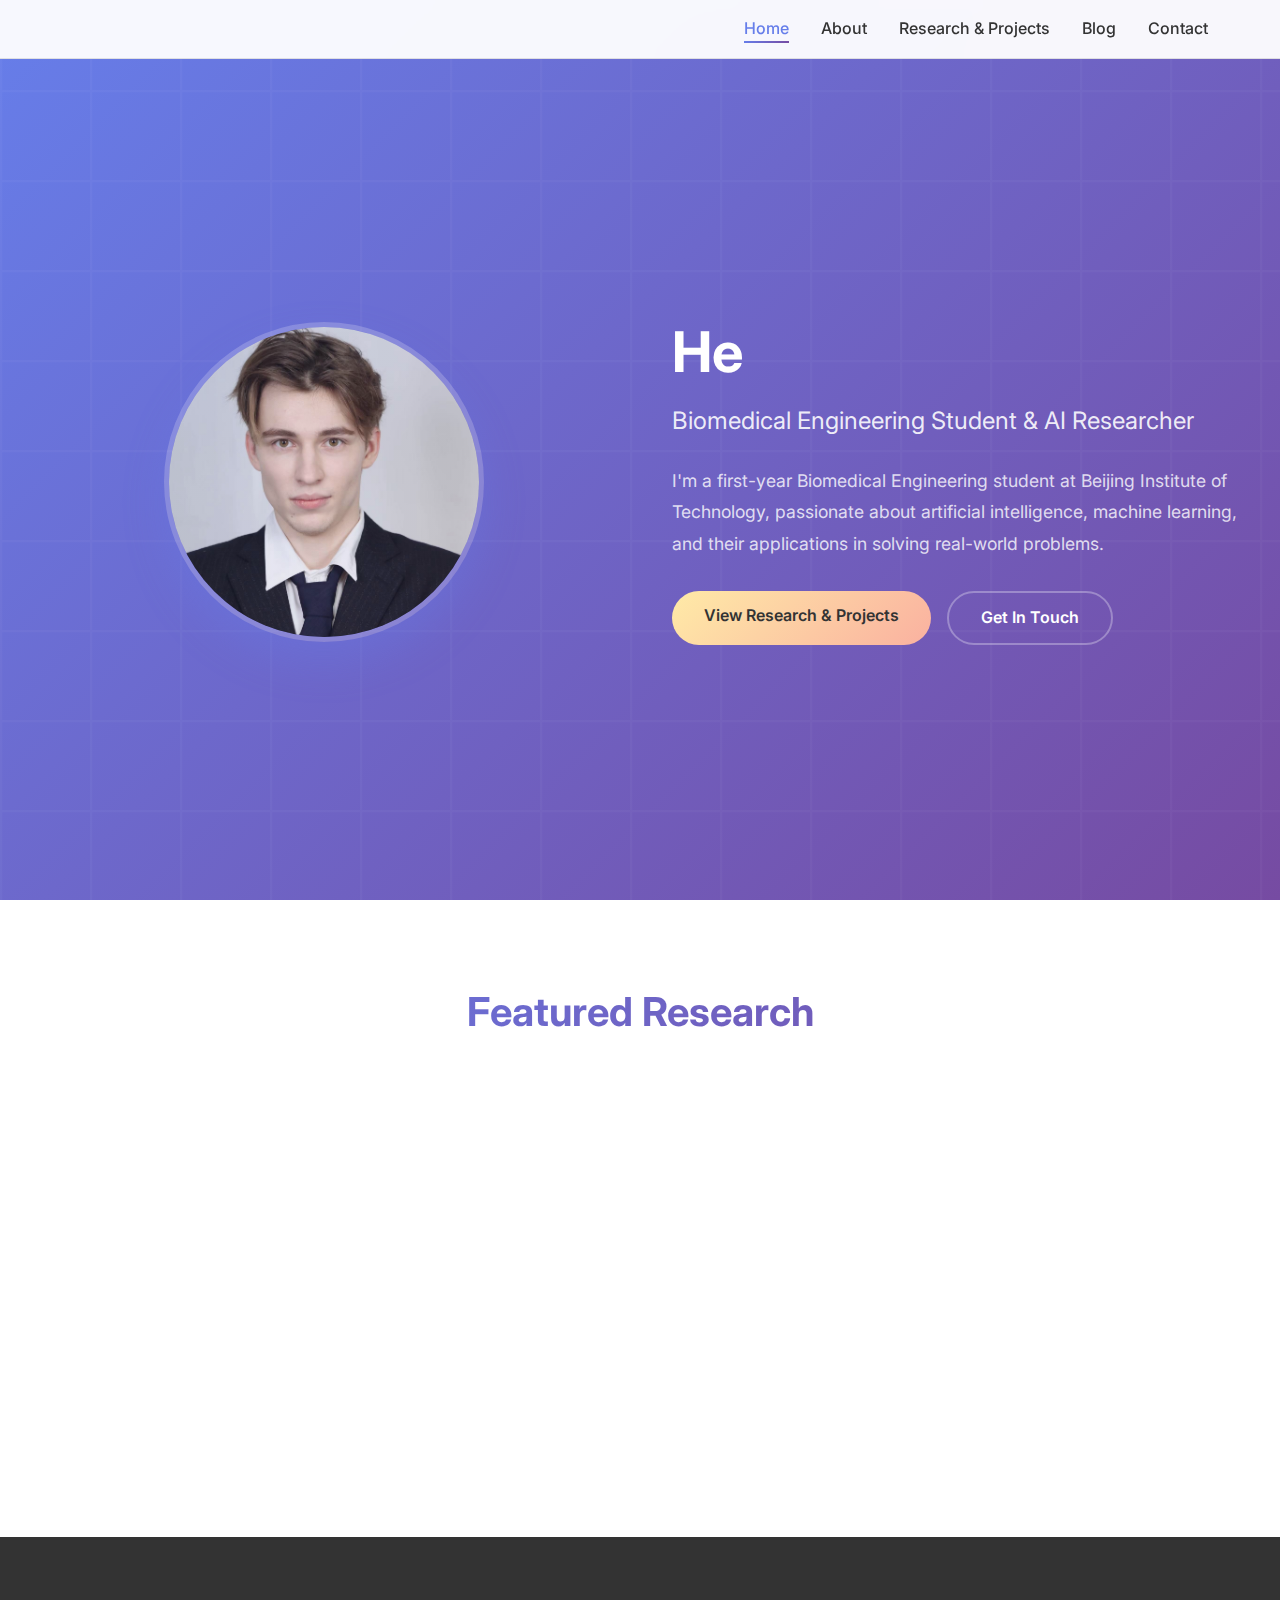
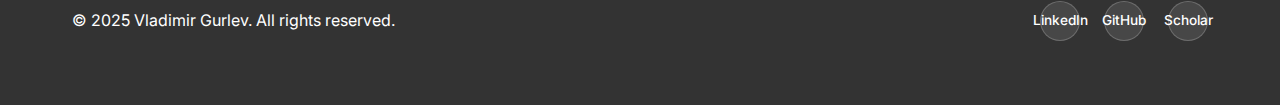
<file: index.html>
<!DOCTYPE html>
<html lang="en">
<head>
    <meta charset="UTF-8">
    <meta name="viewport" content="width=device-width, initial-scale=1.0">
    <title>Vladimir Gurlev | Student & Researcher</title>
    <link rel="stylesheet" href="styles.css">
    <link href="https://fonts.googleapis.com/css2?family=Inter:wght@300;400;500;600;700&display=swap" rel="stylesheet">
</head>
<body>
    <div id="navbar-placeholder"></div>

    <main>
        <section class="hero">
            <div class="hero-wrapper">
                <div class="hero-image">
                    <div class="student-photo">
                        <img src="images/img.png" alt="Vladimir Gurlev - Student Photo" class="profile-image" onerror="this.src='images/placeholder.svg'">
                        <div class="image-overlay"></div>
                    </div>
                </div>
                <div class="hero-content">
                    <h1 class="hero-title">Hello, I'm <span class="highlight">Vladimir Gurlev</span></h1>
                    <p class="hero-subtitle">Biomedical Engineering Student & AI Researcher</p>
                    <p class="hero-description">
                        I'm a first-year Biomedical Engineering student at Beijing Institute of Technology, passionate about artificial intelligence, 
                        machine learning, and their applications in solving real-world problems.
                    </p>
                    <div class="hero-buttons">
                        <a href="research.html" class="btn btn-primary">View Research & Projects</a>
                        <a href="contact.html" class="btn btn-secondary">Get In Touch</a>
                    </div>
                </div>
            </div>
        </section>

        <section class="featured-research">
            <div class="section-container">
                <h2 class="section-title">Featured Research</h2>
                <div class="research-grid">
                    <div class="research-card">
                        <div class="card-icon">🧠</div>
                        <h3>Neural Network Optimization</h3>
                        <p>Developing novel approaches to optimize deep learning architectures for better performance and efficiency.</p>
                        <a href="research.html" class="card-link">Learn More →</a>
                    </div>
                    <div class="research-card">
                        <div class="card-icon">🔍</div>
                        <h3>Computer Vision Applications</h3>
                        <p>Applying computer vision techniques to medical imaging for early disease detection and diagnosis.</p>
                        <a href="research.html" class="card-link">Learn More →</a>
                    </div>
                    <div class="research-card">
                        <div class="card-icon">📊</div>
                        <h3>Data Analysis & Modeling</h3>
                        <p>Statistical modeling and data analysis for understanding complex patterns in large datasets.</p>
                        <a href="research.html" class="card-link">Learn More →</a>
                    </div>
                </div>
            </div>
        </section>

        <!-- <section class="stats">
            <div class="section-container">
                <div class="stats-grid">
                    <div class="stat-item">
                        <div class="stat-number">0</div>
                        <div class="stat-label">Research Projects</div>
                    </div>
                    <div class="stat-item">
                        <div class="stat-number">0</div>
                        <div class="stat-label">Publications</div>
                    </div>
                    <div class="stat-item">
                        <div class="stat-number">0</div>
                        <div class="stat-label">Conference Presentations</div>
                    </div>
                    <div class="stat-item">
                        <div class="stat-number">91/100</div>
                        <div class="stat-label">GPA</div>
                    </div>
                </div>
            </div>
        </section> -->
    </main>

    <div id="footer-placeholder"></div>

    <script src="components.js"></script>
    <script src="script.js"></script>
    <script>
        // Immediate animation start for GitHub Pages compatibility
        document.addEventListener('DOMContentLoaded', function() {
            // Quick animation start
            setTimeout(() => {
                const heroTitle = document.querySelector('.hero-title');
                if (heroTitle && !heroTitle.dataset.animated) {
                    heroTitle.dataset.animated = 'true';
                    
                    // Simple typing animation inline
                    const originalHTML = heroTitle.innerHTML;
                    heroTitle.innerHTML = '';
                    
                    let i = 0;
                    let currentHTML = '';
                    let isInsideTag = false;
                    let tagBuffer = '';
                    
                    function typeChar() {
                        if (i < originalHTML.length) {
                            const char = originalHTML.charAt(i);
                            
                            if (char === '<') {
                                isInsideTag = true;
                                tagBuffer = char;
                            } else if (char === '>' && isInsideTag) {
                                isInsideTag = false;
                                tagBuffer += char;
                                currentHTML += tagBuffer;
                                tagBuffer = '';
                                heroTitle.innerHTML = currentHTML;
                            } else if (isInsideTag) {
                                tagBuffer += char;
                            } else {
                                currentHTML += char;
                                heroTitle.innerHTML = currentHTML;
                            }
                            
                            i++;
                            const delay = isInsideTag || (originalHTML.charAt(i-1) === '>') ? 0 : 80;
                            setTimeout(typeChar, delay);
                        }
                    }
                    
                    setTimeout(typeChar, 300);
                }
            }, 100);
            
            // Also ensure mobile navigation is initialized
            setTimeout(() => {
                if (typeof initMobileNavigation === 'function') {
                    initMobileNavigation();
                }
            }, 200);
        });
    </script>
</body>
</html>
</file>
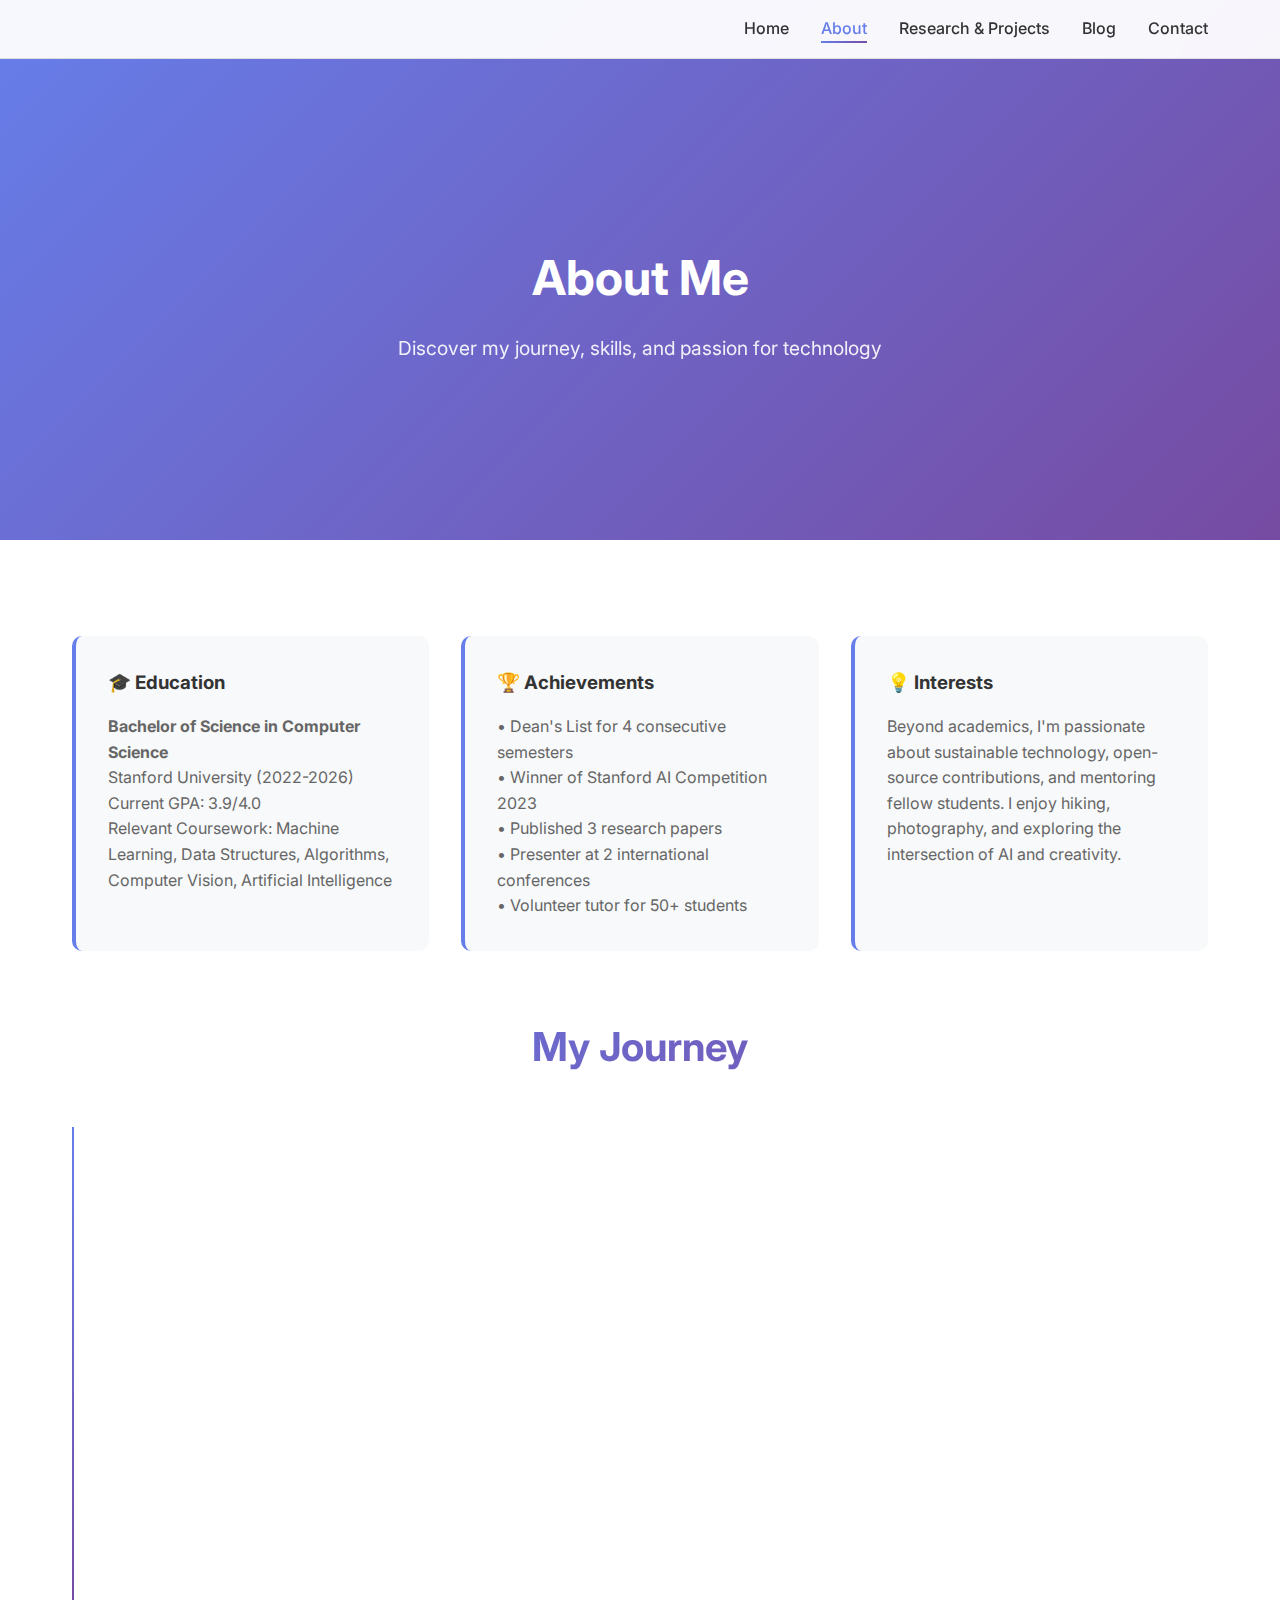
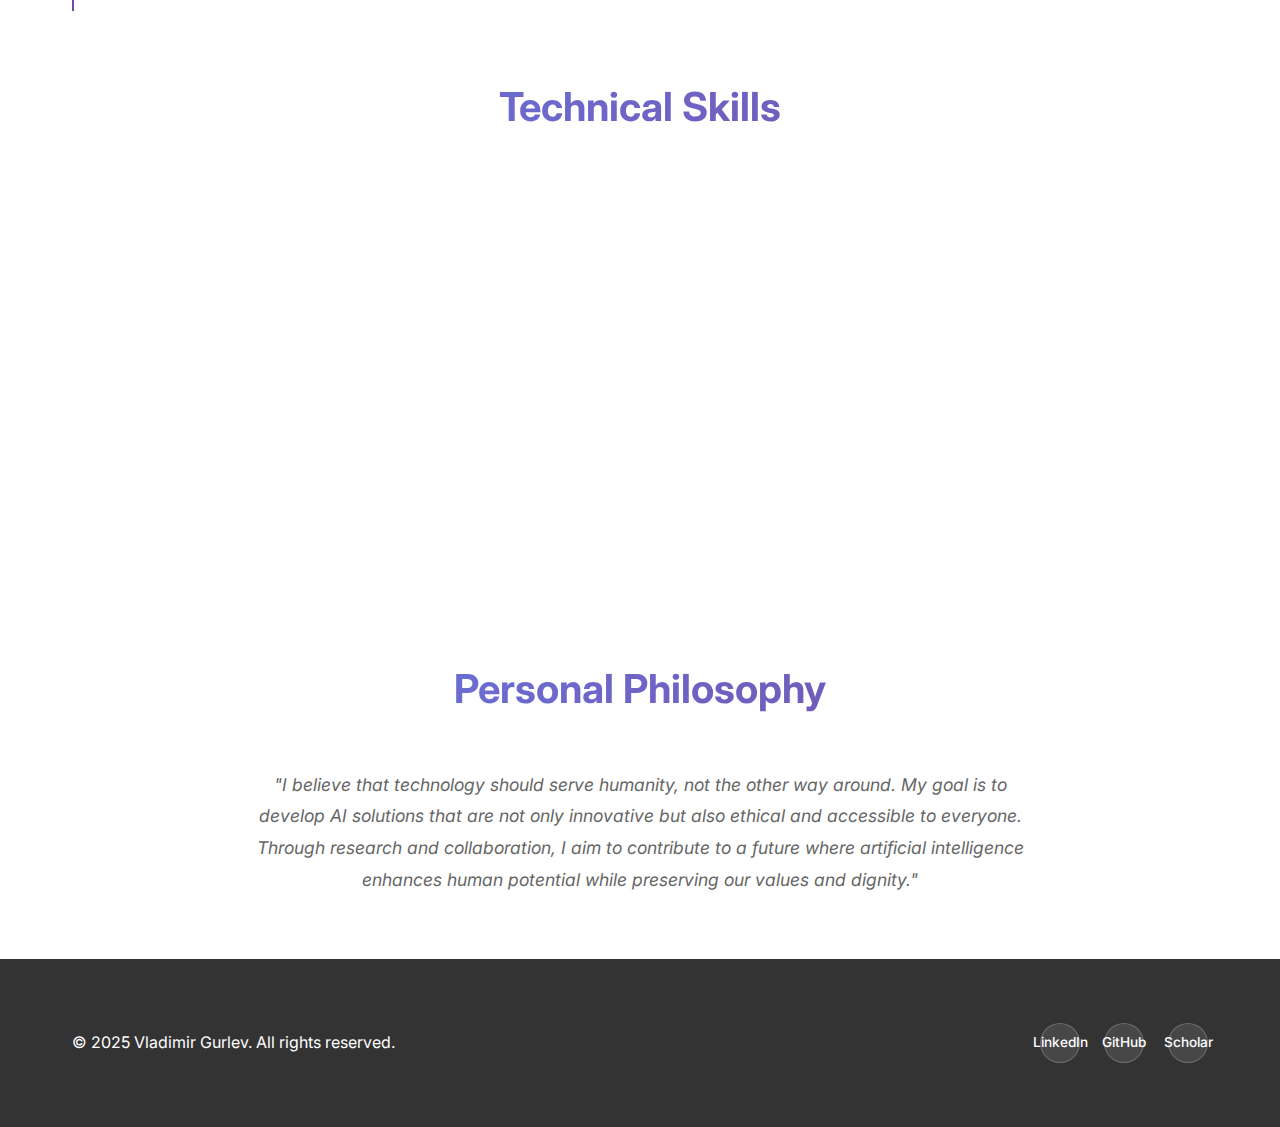
<file: about.html>
<!DOCTYPE html>
<html lang="en">
<head>
    <meta charset="UTF-8">
    <meta name="viewport" content="width=device-width, initial-scale=1.0">
    <title>About - Vladimir Gurlev</title>
    <link rel="stylesheet" href="styles.css">
    <link href="https://fonts.googleapis.com/css2?family=Inter:wght@300;400;500;600;700&display=swap" rel="stylesheet">
</head>
<body>
    <div id="navbar-placeholder"></div>

    <main>
        <section class="page-hero">
            <div class="section-container">
                <h1>About Me</h1>
                <p>Discover my journey, skills, and passion for technology</p>
            </div>
        </section>

        <section class="content-section">
            <div class="section-container">
                <div class="content-grid">
                    <div class="content-card">
                        <h3>🎓 Education</h3>
                        <p><strong>Bachelor of Science in Computer Science</strong><br>
                        Stanford University (2022-2026)<br>
                        Current GPA: 3.9/4.0<br>
                        Relevant Coursework: Machine Learning, Data Structures, Algorithms, Computer Vision, Artificial Intelligence</p>
                    </div>
                    <div class="content-card">
                        <h3>🏆 Achievements</h3>
                        <p>• Dean's List for 4 consecutive semesters<br>
                        • Winner of Stanford AI Competition 2023<br>
                        • Published 3 research papers<br>
                        • Presenter at 2 international conferences<br>
                        • Volunteer tutor for 50+ students</p>
                    </div>
                    <div class="content-card">
                        <h3>💡 Interests</h3>
                        <p>Beyond academics, I'm passionate about sustainable technology, open-source contributions, and mentoring fellow students. I enjoy hiking, photography, and exploring the intersection of AI and creativity.</p>
                    </div>
                </div>

                <h2 class="section-title" style="margin-top: 4rem;">My Journey</h2>
                <div class="timeline">
                    <div class="timeline-item">
                        <div class="date">2024 - Present</div>
                        <h3>Research Assistant</h3>
                        <p>Leading a team of 5 students in developing novel computer vision algorithms for medical imaging applications.</p>
                    </div>
                    <div class="timeline-item">
                        <div class="date">2023 - 2024</div>
                        <h3>Software Engineering Intern</h3>
                        <p>Worked at TechCorp on machine learning infrastructure, improving model deployment efficiency by 40%.</p>
                    </div>
                    <div class="timeline-item">
                        <div class="date">2022 - 2023</div>
                        <h3>Freshman Year Achievements</h3>
                        <p>Completed foundational CS courses with distinction, joined AI research lab, and won first coding competition.</p>
                    </div>
                    <div class="timeline-item">
                        <div class="date">2021 - 2022</div>
                        <h3>High School Graduation</h3>
                        <p>Graduated as valedictorian with advanced coursework in mathematics and computer science.</p>
                    </div>
                </div>

                <h2 class="section-title" style="margin-top: 4rem;">Technical Skills</h2>
                <div class="content-grid">
                    <div class="content-card">
                        <h3>Programming Languages</h3>
                        <p>Python, Java, C++, JavaScript, R, SQL, MATLAB</p>
                    </div>
                    <div class="content-card">
                        <h3>Machine Learning & AI</h3>
                        <p>TensorFlow, PyTorch, Scikit-learn, OpenCV, Keras, Neural Networks, Deep Learning</p>
                    </div>
                    <div class="content-card">
                        <h3>Web Development</h3>
                        <p>React, Node.js, Express, MongoDB, HTML5, CSS3, REST APIs</p>
                    </div>
                    <div class="content-card">
                        <h3>Tools & Technologies</h3>
                        <p>Git, Docker, AWS, Google Cloud, Jupyter, VS Code, Linux, Agile methodology</p>
                    </div>
                    <div class="content-card">
                        <h3>Data Science</h3>
                        <p>Pandas, NumPy, Matplotlib, Seaborn, Statistical Analysis, Data Visualization</p>
                    </div>
                    <div class="content-card">
                        <h3>Research Tools</h3>
                        <p>LaTeX, Research Design, Academic Writing, Literature Review, Statistical Software</p>
                    </div>
                </div>

                <h2 class="section-title" style="margin-top: 4rem;">Personal Philosophy</h2>
                <div style="max-width: 800px; margin: 0 auto; text-align: center;">
                    <p style="font-size: 1.1rem; line-height: 1.8; color: #666; font-style: italic;">
                        "I believe that technology should serve humanity, not the other way around. My goal is to develop AI solutions that are not only innovative but also ethical and accessible to everyone. Through research and collaboration, I aim to contribute to a future where artificial intelligence enhances human potential while preserving our values and dignity."
                    </p>
                </div>
            </div>
        </section>
    </main>

    <div id="footer-placeholder"></div>

    <script src="components.js"></script>
    <script src="script.js"></script>
</body>
</html>
</file>
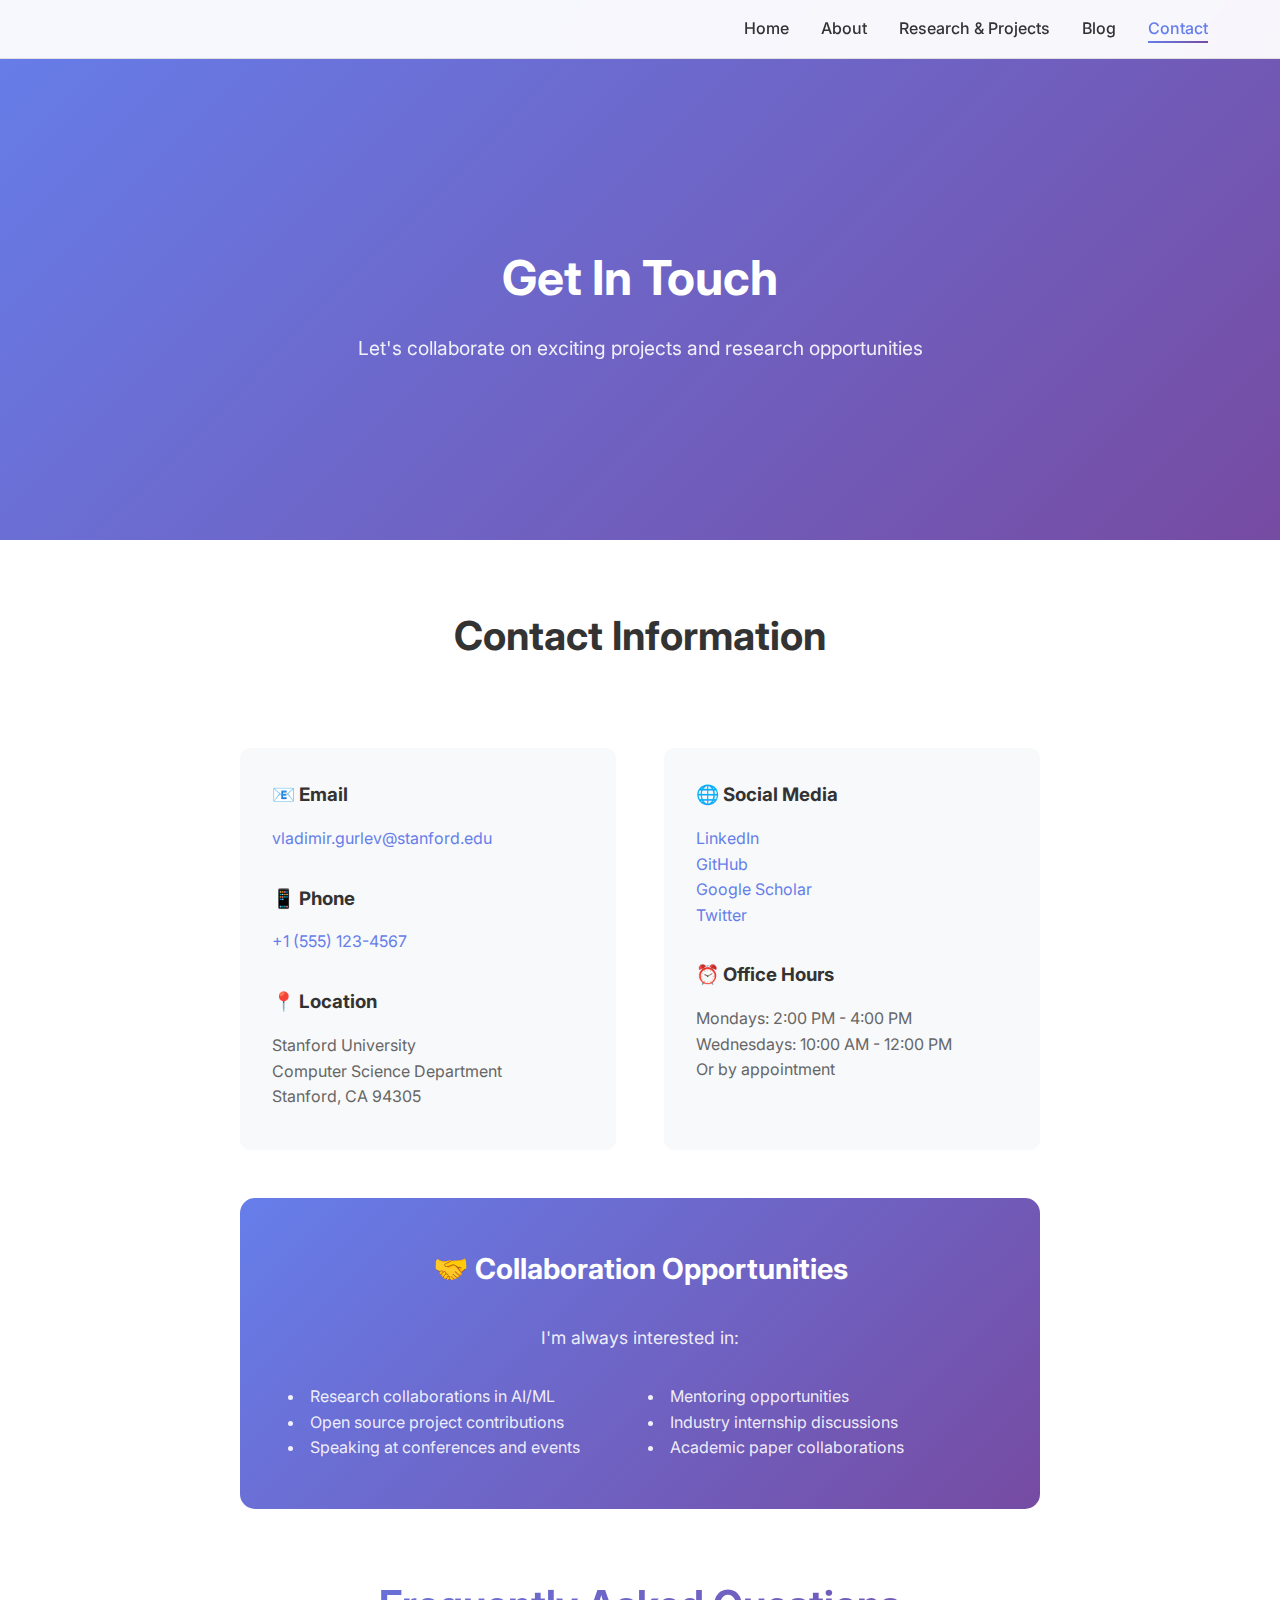
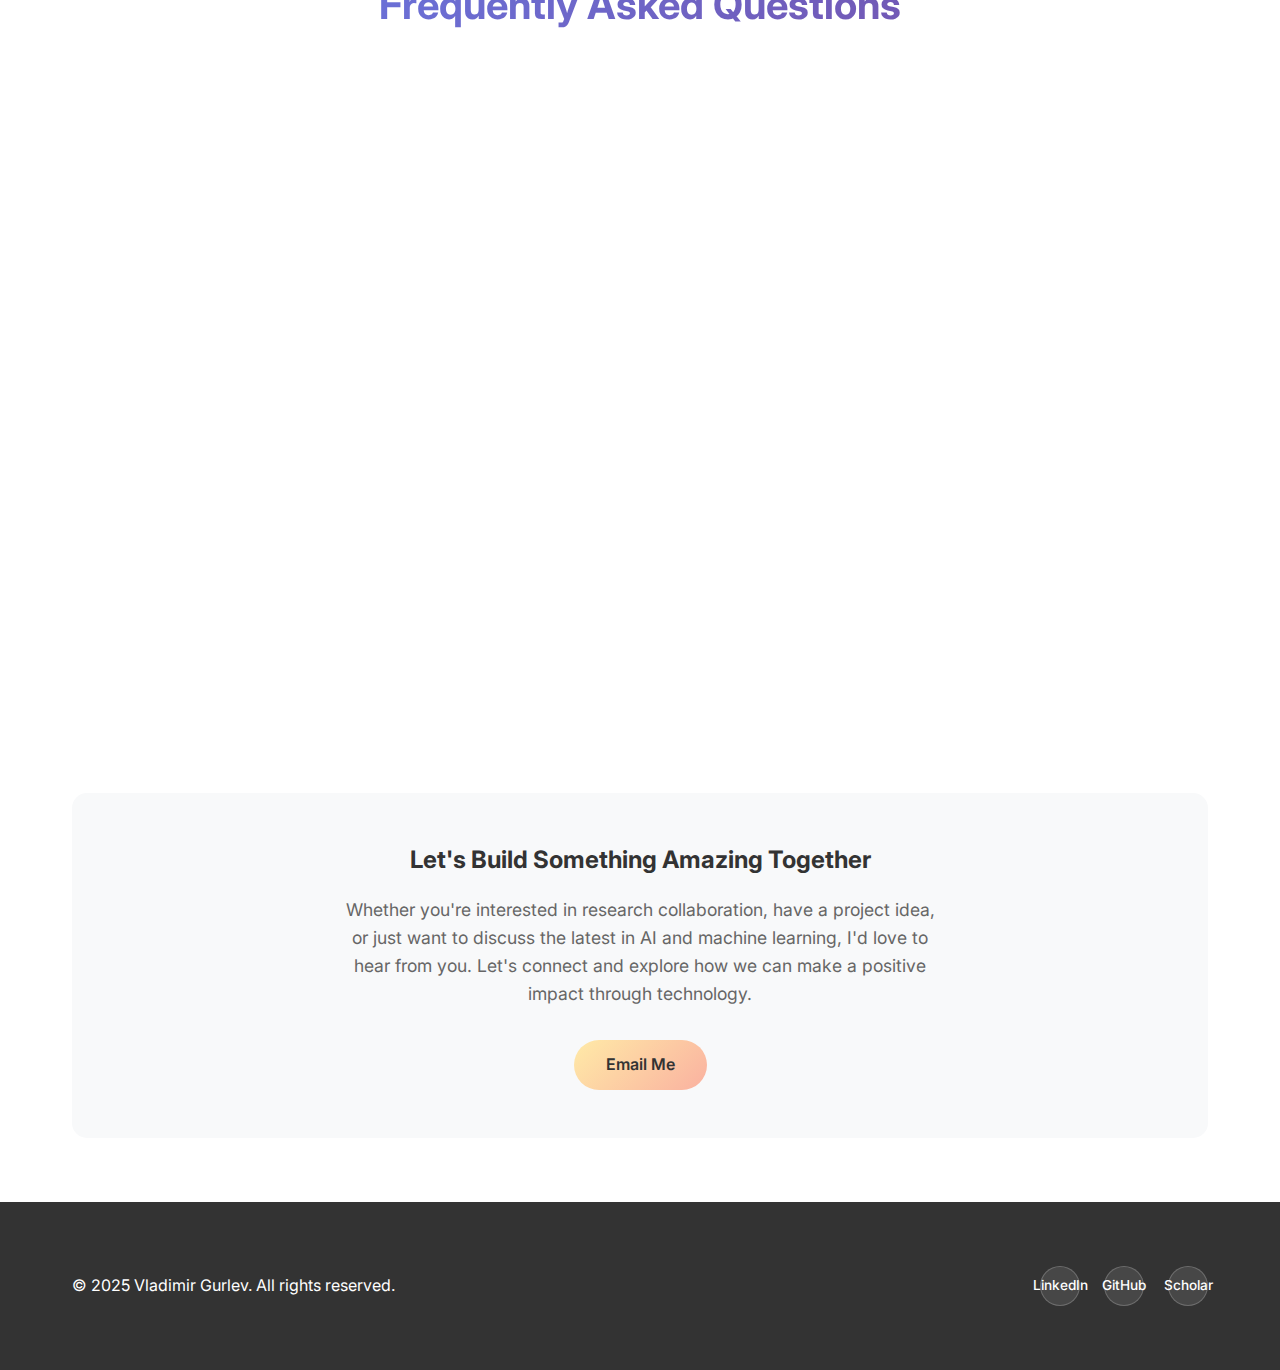
<file: contact.html>
<!DOCTYPE html>
<html lang="en">
<head>
    <meta charset="UTF-8">
    <meta name="viewport" content="width=device-width, initial-scale=1.0">
    <title>Contact - Vladimir Gurlev</title>
    <link rel="stylesheet" href="styles.css">
    <link href="https://fonts.googleapis.com/css2?family=Inter:wght@300;400;500;600;700&display=swap" rel="stylesheet">
</head>
<body>
    <div id="navbar-placeholder"></div>

    <main>
        <section class="page-hero">
            <div class="section-container">
                <h1>Get In Touch</h1>
                <p>Let's collaborate on exciting projects and research opportunities</p>
            </div>
        </section>

        <section class="content-section">
            <div class="section-container">
                <div style="max-width: 800px; margin: 0 auto;">
                    <h2 style="color: #333; margin-bottom: 3rem; text-align: center; font-size: 2.5rem;">Contact Information</h2>
                    
                    <div style="display: grid; grid-template-columns: repeat(auto-fit, minmax(300px, 1fr)); gap: 3rem; margin-bottom: 3rem;">
                        <div class="contact-info">
                            <h3>📧 Email</h3>
                            <p><a href="mailto:vladimir.gurlev@stanford.edu">vladimir.gurlev@stanford.edu</a></p>
                            
                            <h3 style="margin-top: 2rem;">📱 Phone</h3>
                            <p><a href="tel:+1-555-123-4567">+1 (555) 123-4567</a></p>
                            
                            <h3 style="margin-top: 2rem;">📍 Location</h3>
                            <p>Stanford University<br>
                            Computer Science Department<br>
                            Stanford, CA 94305</p>
                        </div>

                        <div class="contact-info">
                            <h3>🌐 Social Media</h3>
                            <p>
                                <a href="https://linkedin.com/in/vladimirgurlev" target="_blank">LinkedIn</a><br>
                                <a href="https://github.com/vladimirgurlev" target="_blank">GitHub</a><br>
                                <a href="https://scholar.google.com/citations?user=vladimirgurlev" target="_blank">Google Scholar</a><br>
                                <a href="https://twitter.com/vladimir_ai" target="_blank">Twitter</a>
                            </p>
                            
                            <h3 style="margin-top: 2rem;">⏰ Office Hours</h3>
                            <p>Mondays: 2:00 PM - 4:00 PM<br>
                            Wednesdays: 10:00 AM - 12:00 PM<br>
                            Or by appointment</p>
                        </div>
                    </div>

                    <div style="background: linear-gradient(135deg, #667eea 0%, #764ba2 100%); color: white; padding: 3rem; border-radius: 15px; text-align: center;">
                        <h3 style="margin-bottom: 2rem; color: white; font-size: 1.8rem;">🤝 Collaboration Opportunities</h3>
                        <p style="margin-bottom: 2rem; color: rgba(255,255,255,0.9); font-size: 1.1rem;">I'm always interested in:</p>
                        <div style="display: grid; grid-template-columns: repeat(auto-fit, minmax(250px, 1fr)); gap: 1rem; text-align: left;">
                            <ul style="color: rgba(255,255,255,0.9); margin: 0; padding: 0; list-style-position: inside;">
                                <li>Research collaborations in AI/ML</li>
                                <li>Open source project contributions</li>
                                <li>Speaking at conferences and events</li>
                            </ul>
                            <ul style="color: rgba(255,255,255,0.9); margin: 0; padding: 0; list-style-position: inside;">
                                <li>Mentoring opportunities</li>
                                <li>Industry internship discussions</li>
                                <li>Academic paper collaborations</li>
                            </ul>
                        </div>
                    </div>
                </div>

                <h2 class="section-title" style="margin-top: 4rem;">Frequently Asked Questions</h2>
                <div class="content-grid">
                    <div class="content-card">
                        <h3>How can I collaborate with you on research?</h3>
                        <p>I'm always open to research collaborations! Please send me an email with details about your project, timeline, and how you think we could work together. I'm particularly interested in AI safety, medical AI, and bias mitigation projects.</p>
                    </div>
                    <div class="content-card">
                        <h3>Do you offer tutoring or mentoring?</h3>
                        <p>Yes! I regularly mentor fellow students in computer science and AI. I can help with coursework, research guidance, and career advice. Please reach out if you're interested in setting up regular mentoring sessions.</p>
                    </div>
                    <div class="content-card">
                        <h3>Are you available for speaking engagements?</h3>
                        <p>Absolutely! I enjoy speaking about AI ethics, machine learning, and student research. I can present at conferences, workshops, or university events. Please contact me with event details and requirements.</p>
                    </div>
                    <div class="content-card">
                        <h3>Can you review my research paper?</h3>
                        <p>I'd be happy to provide feedback on papers related to my research areas. Please send me the paper along with specific questions or areas where you'd like feedback. Allow 1-2 weeks for a thorough review.</p>
                    </div>
                    <div class="content-card">
                        <h3>How do I access your open source projects?</h3>
                        <p>All my open source work is available on GitHub. You can find links to repositories on my Projects page. Feel free to contribute, report issues, or ask questions about any of the projects.</p>
                    </div>
                    <div class="content-card">
                        <h3>What's the best way to stay updated on your work?</h3>
                        <p>Follow me on LinkedIn for professional updates, GitHub for code contributions, and Google Scholar for my latest publications. I also occasionally share insights on Twitter about AI research and ethics.</p>
                    </div>
                </div>

                <div style="background: #f8f9fa; padding: 3rem; border-radius: 15px; text-align: center; margin-top: 4rem;">
                    <h2 style="color: #333; margin-bottom: 1rem;">Let's Build Something Amazing Together</h2>
                    <p style="font-size: 1.1rem; color: #666; margin-bottom: 2rem; max-width: 600px; margin-left: auto; margin-right: auto;">
                        Whether you're interested in research collaboration, have a project idea, or just want to discuss the latest in AI and machine learning, I'd love to hear from you. Let's connect and explore how we can make a positive impact through technology.
                    </p>
                    <div style="display: flex; gap: 1rem; justify-content: center; flex-wrap: wrap;">
                        <a href="mailto:alex.johnson@stanford.edu" class="btn btn-primary">Email Me</a>
                    </div>
                </div>
            </div>
        </section>
    </main>

    <div id="footer-placeholder"></div>

    <script src="components.js"></script>
    <script src="script.js"></script>
</body>
</html>
</file>
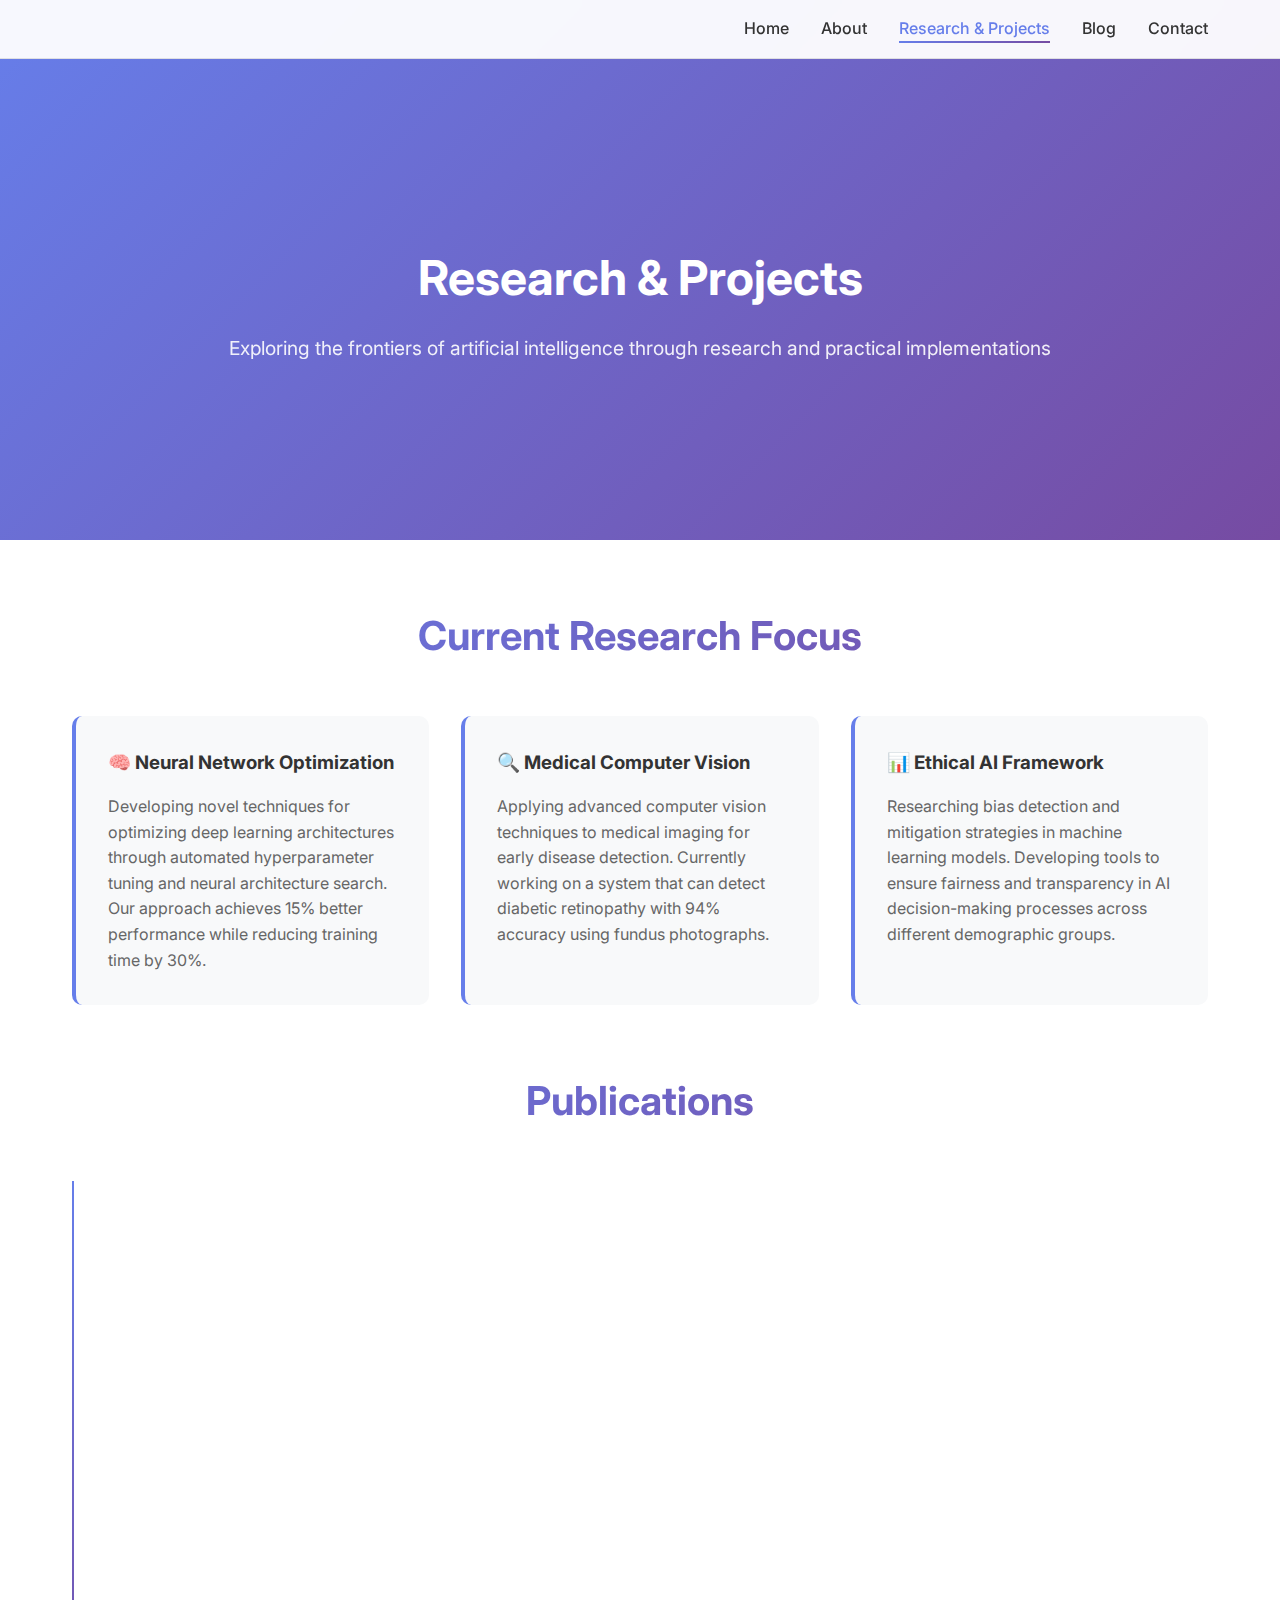
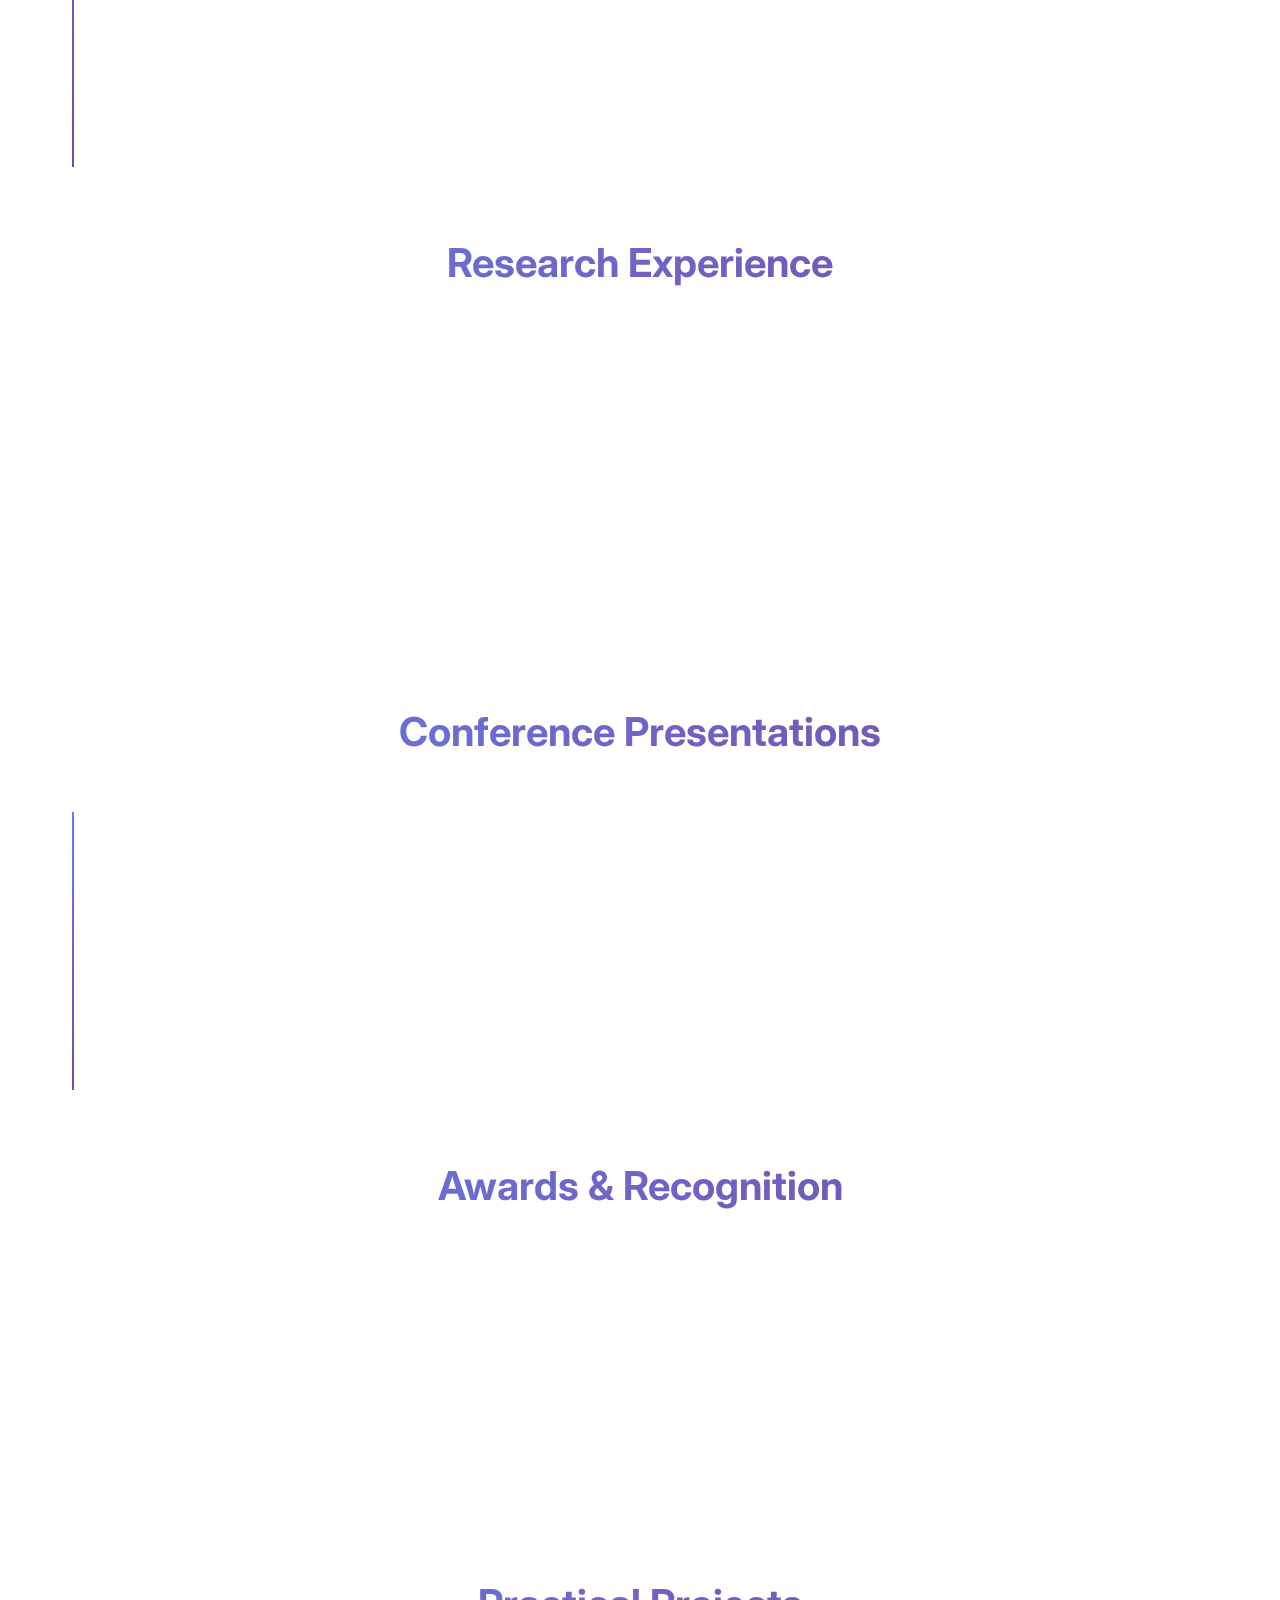
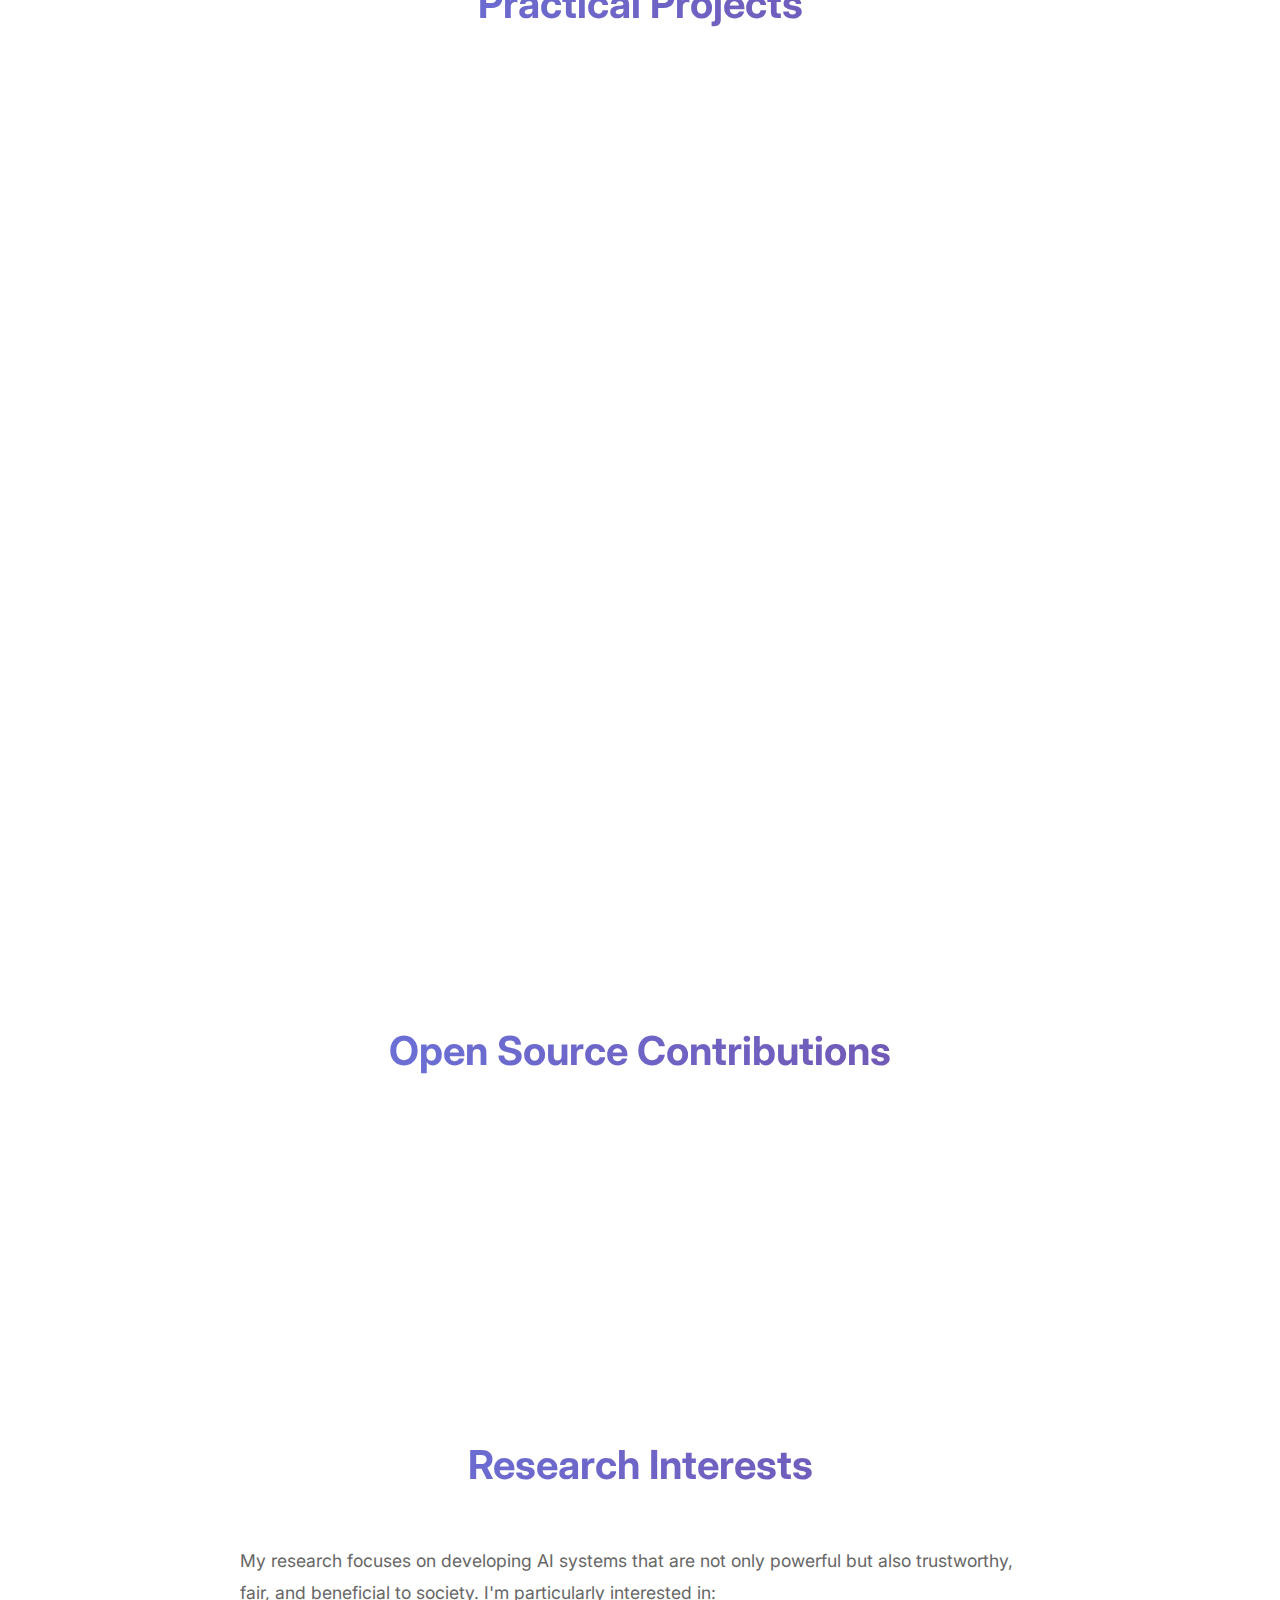
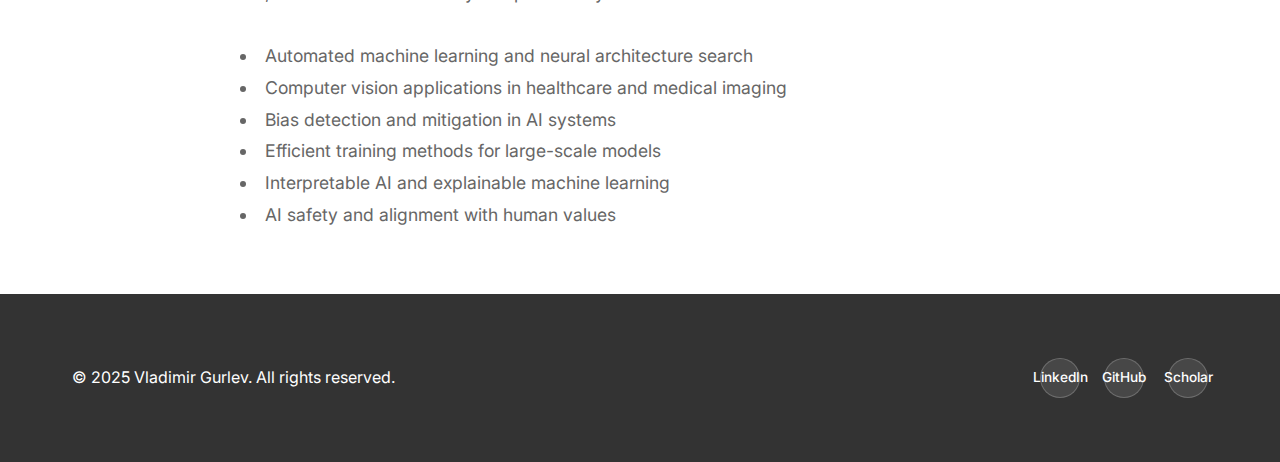
<file: research.html>
<!DOCTYPE html>
<html lang="en">
<head>
    <meta charset="UTF-8">
    <meta name="viewport" content="width=device-width, initial-scale=1.0">
    <title>Research & Projects - Vladimir Gurlev</title>
    <link rel="stylesheet" href="styles.css">
    <link href="https://fonts.googleapis.com/css2?family=Inter:wght@300;400;500;600;700&display=swap" rel="stylesheet">
</head>
<body>
    <div id="navbar-placeholder"></div>

    <main>
        <section class="page-hero">
            <div class="section-container">
                <h1>Research & Projects</h1>
                <p>Exploring the frontiers of artificial intelligence through research and practical implementations</p>
            </div>
        </section>

        <section class="content-section">
            <div class="section-container">
                <h2 class="section-title">Current Research Focus</h2>
                <div class="content-grid">
                    <div class="content-card">
                        <h3>🧠 Neural Network Optimization</h3>
                        <p>Developing novel techniques for optimizing deep learning architectures through automated hyperparameter tuning and neural architecture search. Our approach achieves 15% better performance while reducing training time by 30%.</p>
                    </div>
                    <div class="content-card">
                        <h3>🔍 Medical Computer Vision</h3>
                        <p>Applying advanced computer vision techniques to medical imaging for early disease detection. Currently working on a system that can detect diabetic retinopathy with 94% accuracy using fundus photographs.</p>
                    </div>
                    <div class="content-card">
                        <h3>📊 Ethical AI Framework</h3>
                        <p>Researching bias detection and mitigation strategies in machine learning models. Developing tools to ensure fairness and transparency in AI decision-making processes across different demographic groups.</p>
                    </div>
                </div>

                <h2 class="section-title" style="margin-top: 4rem;">Publications</h2>
                <div class="timeline">
                    <div class="timeline-item">
                        <div class="date">2024</div>
                        <h3>"Automated Neural Architecture Search for Medical Imaging Applications"</h3>
                        <p><strong>Vladimir Gurlev</strong>, Dr. Sarah Chen, Dr. Michael Brown<br>
                        <em>International Conference on Machine Learning (ICML 2024)</em><br>
                        This paper presents a novel approach to automatically discover optimal neural network architectures for medical image analysis, achieving state-of-the-art results on multiple datasets.</p>
                    </div>
                    <div class="timeline-item">
                        <div class="date">2023</div>
                        <h3>"Bias Mitigation in Deep Learning: A Comprehensive Survey"</h3>
                        <p><strong>Vladimir Gurlev</strong>, Dr. Jennifer Liu<br>
                        <em>Journal of Artificial Intelligence Research (JAIR 2023)</em><br>
                        A comprehensive review of current techniques for identifying and mitigating bias in machine learning models, with practical recommendations for practitioners.</p>
                    </div>
                    <div class="timeline-item">
                        <div class="date">2023</div>
                        <h3>"Efficient Training of Large Language Models on Limited Hardware"</h3>
                        <p><strong>Vladimir Gurlev</strong>, Tom Wilson, Dr. Robert Garcia<br>
                        <em>Neural Information Processing Systems (NeurIPS 2023)</em><br>
                        Introduces memory-efficient techniques for training large language models on consumer-grade hardware without significant performance degradation.</p>
                    </div>
                </div>

                <h2 class="section-title" style="margin-top: 4rem;">Research Experience</h2>
                <div class="content-grid">
                    <div class="content-card">
                        <h3>Stanford AI Lab - Research Assistant</h3>
                        <p><strong>Sept 2023 - Present</strong><br>
                        Leading a team of 5 undergraduate researchers on computer vision for medical applications. Responsible for project planning, literature review, and mentoring junior researchers.</p>
                    </div>
                    <div class="content-card">
                        <h3>Google Research - Summer Intern</h3>
                        <p><strong>June 2023 - Aug 2023</strong><br>
                        Worked on large-scale machine learning infrastructure. Developed optimization algorithms that improved model training efficiency by 25% across Google's production systems.</p>
                    </div>
                    <div class="content-card">
                        <h3>MIT CSAIL - Visiting Researcher</h3>
                        <p><strong>Jan 2023 - May 2023</strong><br>
                        Collaborated with Prof. Regina Barzilay's group on natural language processing for healthcare. Contributed to developing AI systems for clinical decision support.</p>
                    </div>
                </div>

                <h2 class="section-title" style="margin-top: 4rem;">Conference Presentations</h2>
                <div class="timeline">
                    <div class="timeline-item">
                        <div class="date">July 2024</div>
                        <h3>ICML 2024 - Vienna, Austria</h3>
                        <p>Presented our work on automated neural architecture search to an audience of 200+ researchers. The presentation was well-received and sparked interesting discussions about the future of AutoML.</p>
                    </div>
                    <div class="timeline-item">
                        <div class="date">Dec 2023</div>
                        <h3>NeurIPS 2023 - New Orleans, USA</h3>
                        <p>Poster presentation on efficient training of large language models. Engaged with industry researchers from major tech companies and received valuable feedback for future work.</p>
                    </div>
                </div>

                <h2 class="section-title" style="margin-top: 4rem;">Awards & Recognition</h2>
                <div class="content-grid">
                    <div class="content-card">
                        <h3>🏆 Best Student Paper Award</h3>
                        <p>ICML 2024 - Recognized for outstanding research contribution in the field of automated machine learning and medical AI applications.</p>
                    </div>
                    <div class="content-card">
                        <h3>🎯 Google AI Research Grant</h3>
                        <p>$25,000 grant awarded to support research on ethical AI and bias mitigation in machine learning systems.</p>
                    </div>
                    <div class="content-card">
                        <h3>⭐ Stanford Excellence in Research</h3>
                        <p>University-wide recognition for exceptional undergraduate research contributions and leadership in AI safety initiatives.</p>
                    </div>
                </div>

                <h2 class="section-title" style="margin-top: 4rem;">Practical Projects</h2>
                <div class="research-grid">
                    <div class="research-card">
                        <div class="card-icon">🏥</div>
                        <h3>MedScan AI</h3>
                        <p>A deep learning application for medical image analysis that can detect multiple conditions from X-rays and MRI scans. Built with PyTorch and deployed using Flask API.</p>
                        <div style="margin: 1rem 0;">
                            <span style="background: #e3f2fd; color: #1976d2; padding: 0.2rem 0.5rem; border-radius: 15px; font-size: 0.8rem; margin-right: 0.5rem;">Python</span>
                            <span style="background: #f3e5f5; color: #7b1fa2; padding: 0.2rem 0.5rem; border-radius: 15px; font-size: 0.8rem; margin-right: 0.5rem;">PyTorch</span>
                            <span style="background: #e8f5e8; color: #388e3c; padding: 0.2rem 0.5rem; border-radius: 15px; font-size: 0.8rem;">Flask</span>
                        </div>
                        <a href="#" class="card-link">View on GitHub →</a>
                    </div>

                    <div class="research-card">
                        <div class="card-icon">🤖</div>
                        <h3>Smart Campus Assistant</h3>
                        <p>An AI chatbot that helps students navigate campus life, find resources, and get academic support. Uses natural language processing and integrates with university systems.</p>
                        <div style="margin: 1rem 0;">
                            <span style="background: #fff3e0; color: #f57c00; padding: 0.2rem 0.5rem; border-radius: 15px; font-size: 0.8rem; margin-right: 0.5rem;">JavaScript</span>
                            <span style="background: #e1f5fe; color: #0277bd; padding: 0.2rem 0.5rem; border-radius: 15px; font-size: 0.8rem; margin-right: 0.5rem;">React</span>
                            <span style="background: #f1f8e9; color: #689f38; padding: 0.2rem 0.5rem; border-radius: 15px; font-size: 0.8rem;">Node.js</span>
                        </div>
                        <a href="#" class="card-link">View Demo →</a>
                    </div>

                    <div class="research-card">
                        <div class="card-icon">📊</div>
                        <h3>Climate Data Visualizer</h3>
                        <p>Interactive web application for visualizing climate change data. Features real-time data processing, interactive charts, and predictive modeling capabilities.</p>
                        <div style="margin: 1rem 0;">
                            <span style="background: #e3f2fd; color: #1976d2; padding: 0.2rem 0.5rem; border-radius: 15px; font-size: 0.8rem; margin-right: 0.5rem;">Python</span>
                            <span style="background: #fce4ec; color: #c2185b; padding: 0.2rem 0.5rem; border-radius: 15px; font-size: 0.8rem; margin-right: 0.5rem;">D3.js</span>
                            <span style="background: #e8f5e8; color: #388e3c; padding: 0.2rem 0.5rem; border-radius: 15px; font-size: 0.8rem;">Django</span>
                        </div>
                        <a href="#" class="card-link">Live Demo →</a>
                    </div>

                    <div class="research-card">
                        <div class="card-icon">🔐</div>
                        <h3>SecureAuth</h3>
                        <p>A blockchain-based authentication system that provides secure, decentralized identity verification. Implemented using smart contracts and modern cryptography.</p>
                        <div style="margin: 1rem 0;">
                            <span style="background: #e8eaf6; color: #3f51b5; padding: 0.2rem 0.5rem; border-radius: 15px; font-size: 0.8rem; margin-right: 0.5rem;">Solidity</span>
                            <span style="background: #fff3e0; color: #f57c00; padding: 0.2rem 0.5rem; border-radius: 15px; font-size: 0.8rem; margin-right: 0.5rem;">JavaScript</span>
                            <span style="background: #f3e5f5; color: #7b1fa2; padding: 0.2rem 0.5rem; border-radius: 15px; font-size: 0.8rem;">Web3</span>
                        </div>
                        <a href="#" class="card-link">Documentation →</a>
                    </div>

                    <div class="research-card">
                        <div class="card-icon">🎮</div>
                        <h3>AI Game Engine</h3>
                        <p>A game engine with built-in AI capabilities for creating intelligent NPCs. Features machine learning-based behavior trees and adaptive difficulty systems.</p>
                        <div style="margin: 1rem 0;">
                            <span style="background: #e1f5fe; color: #0277bd; padding: 0.2rem 0.5rem; border-radius: 15px; font-size: 0.8rem; margin-right: 0.5rem;">C++</span>
                            <span style="background: #e3f2fd; color: #1976d2; padding: 0.2rem 0.5rem; border-radius: 15px; font-size: 0.8rem; margin-right: 0.5rem;">Python</span>
                            <span style="background: #f3e5f5; color: #7b1fa2; padding: 0.2rem 0.5rem; border-radius: 15px; font-size: 0.8rem;">OpenGL</span>
                        </div>
                        <a href="#" class="card-link">Source Code →</a>
                    </div>

                    <div class="research-card">
                        <div class="card-icon">📱</div>
                        <h3>Mental Health Tracker</h3>
                        <p>Mobile application that uses sentiment analysis and mood tracking to support mental wellness. Provides personalized insights and connects users with resources.</p>
                        <div style="margin: 1rem 0;">
                            <span style="background: #e1f5fe; color: #0277bd; padding: 0.2rem 0.5rem; border-radius: 15px; font-size: 0.8rem; margin-right: 0.5rem;">React Native</span>
                            <span style="background: #e8f5e8; color: #388e3c; padding: 0.2rem 0.5rem; border-radius: 15px; font-size: 0.8rem; margin-right: 0.5rem;">MongoDB</span>
                            <span style="background: #e3f2fd; color: #1976d2; padding: 0.2rem 0.5rem; border-radius: 15px; font-size: 0.8rem;">TensorFlow</span>
                        </div>
                        <a href="#" class="card-link">Download →</a>
                    </div>
                </div>

                <h2 class="section-title" style="margin-top: 4rem;">Open Source Contributions</h2>
                <div class="content-grid">
                    <div class="content-card">
                        <h3>TensorFlow</h3>
                        <p>Contributed optimization algorithms for training large neural networks. My contributions improved memory efficiency by 20% for certain model architectures.</p>
                    </div>
                    <div class="content-card">
                        <h3>Scikit-learn</h3>
                        <p>Added new preprocessing functions and improved documentation. Helped maintain the library by reviewing pull requests and fixing bugs.</p>
                    </div>
                    <div class="content-card">
                        <h3>OpenCV</h3>
                        <p>Implemented new computer vision algorithms for medical image processing. My work enables better analysis of microscopic images.</p>
                    </div>
                </div>

                <h2 class="section-title" style="margin-top: 4rem;">Research Interests</h2>
                <div style="max-width: 800px; margin: 0 auto;">
                    <p style="font-size: 1.1rem; line-height: 1.8; color: #666; margin-bottom: 2rem;">
                        My research focuses on developing AI systems that are not only powerful but also trustworthy, fair, and beneficial to society. I'm particularly interested in:
                    </p>
                    <ul style="font-size: 1.1rem; line-height: 1.8; color: #666; list-style-position: inside;">
                        <li>Automated machine learning and neural architecture search</li>
                        <li>Computer vision applications in healthcare and medical imaging</li>
                        <li>Bias detection and mitigation in AI systems</li>
                        <li>Efficient training methods for large-scale models</li>
                        <li>Interpretable AI and explainable machine learning</li>
                        <li>AI safety and alignment with human values</li>
                    </ul>
                </div>
            </div>
        </section>
    </main>

    <div id="footer-placeholder"></div>

    <script src="components.js"></script>
    <script src="script.js"></script>
</body>
</html>
</file>
<file: styles.css>
/* CSS Variables */
:root {
    --primary-color: #667eea;
    --primary-rgb: 102, 126, 234;
    --secondary-color: #764ba2;
    --accent-color: #f093fb;
    --text-dark: #333;
    --text-light: #666;
    --bg-light: #f8f9fa;
    --gradient: linear-gradient(135deg, #667eea 0%, #764ba2 100%);
}

/* Reset and base styles */
* {
    margin: 0;
    padding: 0;
    box-sizing: border-box;
}

body {
    font-family: 'Inter', -apple-system, BlinkMacSystemFont, 'Segoe UI', Roboto, sans-serif;
    line-height: 1.6;
    color: #333;
    background-color: #fafafa;
}

/* Navigation */
.navbar {
    background: rgba(255, 255, 255, 0.95);
    backdrop-filter: blur(10px);
    position: fixed;
    top: 0;
    width: 100%;
    z-index: 1000;
    padding: 1rem 0;
    border-bottom: 1px solid rgba(0, 0, 0, 0.1);
}

.nav-container {
    max-width: 1200px;
    margin: 0 auto;
    padding: 0 2rem;
    display: flex;
    justify-content: space-between;
    align-items: center;
}

.nav-logo a {
    font-size: 1.5rem;
    font-weight: 700;
    color: #667eea;
    text-decoration: none;
    background: linear-gradient(135deg, #667eea 0%, #764ba2 100%);
    -webkit-background-clip: text;
    -webkit-text-fill-color: transparent;
    background-clip: text;
}

.nav-menu {
    display: flex;
    list-style: none;
    gap: 2rem;
}

.nav-link {
    color: #333;
    text-decoration: none;
    font-weight: 500;
    transition: all 0.3s ease;
    position: relative;
}

.nav-link:hover,
.nav-link.active {
    color: #667eea;
}

.nav-link::after {
    content: '';
    position: absolute;
    bottom: -5px;
    left: 0;
    width: 0;
    height: 2px;
    background: linear-gradient(135deg, #667eea 0%, #764ba2 100%);
    transition: width 0.3s ease;
}

.nav-link:hover::after,
.nav-link.active::after {
    width: 100%;
}

.hamburger {
    display: none;
    flex-direction: column;
    cursor: pointer;
}

.bar {
    width: 25px;
    height: 3px;
    background-color: #333;
    margin: 3px 0;
    transition: 0.3s;
}

/* Hero Section */
.hero {
    min-height: 100vh;
    display: flex;
    align-items: center;
    padding: 6rem 2rem 2rem;
    background: linear-gradient(135deg, #667eea 0%, #764ba2 100%);
    color: white;
    position: relative;
    overflow: hidden;
}

.hero::before {
    content: '';
    position: absolute;
    top: 0;
    left: 0;
    right: 0;
    bottom: 0;
    background: url('data:image/svg+xml,<svg xmlns="http://www.w3.org/2000/svg" viewBox="0 0 100 100"><defs><pattern id="grid" width="10" height="10" patternUnits="userSpaceOnUse"><path d="M 10 0 L 0 0 0 10" fill="none" stroke="rgba(255,255,255,0.1)" stroke-width="0.5"/></pattern></defs><rect width="100" height="100" fill="url(%23grid)"/></svg>');
    opacity: 0.3;
}

.hero-wrapper {
    max-width: 1200px;
    margin: 0 auto;
    display: grid;
    grid-template-columns: 1fr 1fr;
    gap: 4rem;
    align-items: center;
    position: relative;
    z-index: 1;
}

.hero-content {
    display: flex;
    flex-direction: column;
    justify-content: center;
}

.hero-title {
    font-size: 3.5rem;
    font-weight: 700;
    margin-bottom: 1rem;
    line-height: 1.2;
}

.highlight {
    position: relative;
    background: linear-gradient(135deg, #ffeaa7 0%, #fab1a0 100%);
    -webkit-background-clip: text;
    -webkit-text-fill-color: transparent;
    background-clip: text;
}

.hero-subtitle {
    font-size: 1.5rem;
    margin-bottom: 1.5rem;
    color: rgba(255, 255, 255, 0.9);
}

.hero-description {
    font-size: 1.1rem;
    margin-bottom: 2rem;
    color: rgba(255, 255, 255, 0.8);
    line-height: 1.8;
}

.hero-buttons {
    display: flex;
    gap: 1rem;
    flex-wrap: wrap;
}

.btn {
    display: inline-block;
    padding: 0.75rem 2rem;
    border-radius: 50px;
    text-decoration: none;
    font-weight: 600;
    transition: all 0.3s ease;
    cursor: pointer;
    border: none;
    font-size: 1rem;
}

.btn-primary {
    background: linear-gradient(135deg, #ffeaa7 0%, #fab1a0 100%);
    color: #333;
}

.btn-primary:hover {
    transform: translateY(-2px);
    box-shadow: 0 10px 30px rgba(255, 234, 167, 0.3);
}

.btn-secondary {
    background: transparent;
    color: white;
    border: 2px solid rgba(255, 255, 255, 0.3);
}

.btn-secondary:hover {
    background: rgba(255, 255, 255, 0.1);
    border-color: rgba(255, 255, 255, 0.5);
    transform: translateY(-2px);
}

.hero-image {
    display: flex;
    justify-content: center;
    align-items: center;
}

.student-photo {
    position: relative;
    width: 320px;
    height: 320px;
    border-radius: 50%;
    overflow: hidden;
    animation: float 3s ease-in-out infinite;
    box-shadow: 0 20px 40px rgba(102, 126, 234, 0.3);
    border: 5px solid rgba(255, 255, 255, 0.2);
}

.profile-image {
    width: 100%;
    height: 100%;
    object-fit: cover;
    object-position: center;
    transition: transform 0.3s ease;
}

.student-photo:hover .profile-image {
    transform: scale(1.05);
}

.image-overlay {
    position: absolute;
    top: 0;
    left: 0;
    width: 100%;
    height: 100%;
    background: linear-gradient(135deg, rgba(102, 126, 234, 0.1) 0%, rgba(118, 75, 162, 0.1) 100%);
    pointer-events: none;
}

/* Fallback placeholder if image doesn't load */
.profile-image[src="images/vladimir-gurlev.jpg"] {
    background: linear-gradient(135deg, #667eea 0%, #764ba2 100%);
}

.profile-image[src="images/vladimir-gurlev.jpg"]:before {
    content: "👨‍💻";
    position: absolute;
    top: 50%;
    left: 50%;
    transform: translate(-50%, -50%);
    font-size: 4rem;
    color: white;
}

@keyframes float {
    0%, 100% { transform: translateY(0px); }
    50% { transform: translateY(-20px); }
}

/* Sections */
section {
    padding: 5rem 0;
}

.section-container {
    max-width: 1200px;
    margin: 0 auto;
    padding: 0 2rem;
}

.section-title {
    text-align: center;
    font-size: 2.5rem;
    font-weight: 700;
    margin-bottom: 3rem;
    background: linear-gradient(135deg, #667eea 0%, #764ba2 100%);
    -webkit-background-clip: text;
    -webkit-text-fill-color: transparent;
    background-clip: text;
}

/* Featured Research */
.featured-research {
    background: white;
}

.research-grid {
    display: grid;
    grid-template-columns: repeat(auto-fit, minmax(300px, 1fr));
    gap: 2rem;
}

.research-card {
    background: white;
    padding: 2rem;
    border-radius: 15px;
    box-shadow: 0 5px 20px rgba(0, 0, 0, 0.1);
    transition: all 0.3s ease;
    border: 1px solid rgba(0, 0, 0, 0.05);
}

.research-card:hover {
    transform: translateY(-5px);
    box-shadow: 0 15px 40px rgba(0, 0, 0, 0.15);
}

.card-icon {
    font-size: 2.5rem;
    margin-bottom: 1rem;
}

.research-card h3 {
    font-size: 1.5rem;
    margin-bottom: 1rem;
    color: #333;
}

.research-card p {
    color: #666;
    margin-bottom: 1.5rem;
    line-height: 1.6;
}

.card-link {
    color: #667eea;
    text-decoration: none;
    font-weight: 600;
    transition: color 0.3s ease;
}

.card-link:hover {
    color: #764ba2;
}

/* Stats Section */
.stats {
    background: linear-gradient(135deg, #f8f9fa 0%, #e9ecef 100%);
}

.stats-grid {
    display: grid;
    grid-template-columns: repeat(auto-fit, minmax(200px, 1fr));
    gap: 2rem;
}

.stat-item {
    text-align: center;
    padding: 2rem;
    background: white;
    border-radius: 15px;
    box-shadow: 0 5px 20px rgba(0, 0, 0, 0.1);
    transition: transform 0.3s ease;
}

.stat-item:hover {
    transform: translateY(-5px);
}

.stat-number {
    font-size: 3rem;
    font-weight: 700;
    background: linear-gradient(135deg, #667eea 0%, #764ba2 100%);
    -webkit-background-clip: text;
    -webkit-text-fill-color: transparent;
    background-clip: text;
    margin-bottom: 0.5rem;
}

.stat-label {
    color: #666;
    font-weight: 500;
    text-transform: uppercase;
    letter-spacing: 1px;
    font-size: 0.9rem;
}

/* Footer */
.footer {
    background: #333;
    color: white;
    padding: 2rem 0;
    text-align: center;
}

.footer-content {
    max-width: 1200px;
    margin: 0 auto;
    padding: 0 2rem;
    display: flex;
    justify-content: space-between;
    align-items: center;
    flex-wrap: wrap;
    gap: 2rem;
}

.footer .social-links {
    display: flex;
    gap: 1.5rem;
    flex-wrap: wrap;
}

.footer .social-link {
    display: inline-flex;
    align-items: center;
    justify-content: center;
    padding: 0.5rem 1rem;
    background: rgba(255, 255, 255, 0.1);
    color: white;
    text-decoration: none;
    border-radius: 25px;
    transition: all 0.3s ease;
    font-size: 0.85rem;
    font-weight: 500;
    border: 1px solid rgba(255, 255, 255, 0.2);
    white-space: nowrap;
}

.footer .social-link:hover {
    background: var(--gradient);
    transform: translateY(-2px);
    box-shadow: 0 4px 15px rgba(102, 126, 234, 0.3);
}

/* Responsive Design */
@media (max-width: 768px) {
    .nav-menu {
        position: fixed;
        left: -100%;
        top: 70px;
        flex-direction: column;
        background-color: white;
        width: 100%;
        text-align: center;
        transition: 0.3s;
        box-shadow: 0 10px 27px rgba(0, 0, 0, 0.05);
        padding: 2rem 0;
        z-index: 999;
    }

    .nav-menu.active {
        left: 0;
    }

    .hamburger {
        display: flex;
    }

    .hamburger.active .bar:nth-child(2) {
        opacity: 0;
    }

    .hamburger.active .bar:nth-child(1) {
        transform: translateY(8px) rotate(45deg);
    }

    .hamburger.active .bar:nth-child(3) {
        transform: translateY(-8px) rotate(-45deg);
    }

    .hero {
        min-height: 85vh;
        padding: 8rem 0 4rem;
    }

    .hero-wrapper {
        display: flex;
        flex-direction: column;
        gap: 2rem;
        text-align: center;
        width: 100%;
        padding: 0;
    }

    .hero-content {
        display: flex;
        flex-direction: column;
        gap: 2rem;
        width: 100%;
        align-items: center;
    }

    .hero-image {
        order: -1;
        margin: 0;
        width: 100%;
        display: flex;
        justify-content: center;
    }

    .student-photo {
        width: 280px;
        height: 280px;
        margin: 0;
    }

    .hero-title {
        font-size: 2.5rem;
        margin-bottom: 0;
        line-height: 1.3;
        width: 100%;
        padding: 0 0.5rem;
    }

    .hero-subtitle {
        font-size: 1.2rem;
        margin-bottom: 0;
        width: 100%;
        padding: 0 0.5rem;
    }

    .hero-description {
        font-size: 1rem;
        margin-bottom: 0;
        line-height: 1.6;
        padding: 0 0.5rem;
        width: 100%;
    }

    .hero-buttons {
        display: flex;
        flex-direction: column;
        align-items: center;
        justify-content: center;
        gap: 1rem;
        width: 100%;
        padding: 0;
    }

    .btn {
        width: 85%;
        max-width: 320px;
        text-align: center;
        padding: 1rem 2rem;
        margin: 0 auto;
        display: block;
    }

    .research-grid {
        grid-template-columns: 1fr;
        gap: 1.5rem;
    }

    .stats-grid {
        grid-template-columns: repeat(2, 1fr);
        gap: 1.5rem;
    }

    .section-container {
        padding: 0 1rem;
    }

    .footer-content {
        flex-direction: column;
        text-align: center;
        gap: 1.5rem;
    }
    
    .footer .social-links {
        justify-content: center;
        gap: 1rem;
    }
    
    .footer .social-link {
        padding: 0.4rem 0.8rem;
        font-size: 0.8rem;
    }
}

/* Tablet Portrait */
@media (max-width: 600px) {
    .hero-wrapper {
        gap: 1.8rem;
    }

    .hero-title {
        font-size: 2.2rem;
    }

    .hero-buttons {
        max-width: 320px;
    }

    .student-photo {
        width: 260px;
        height: 260px;
    }
}

@media (max-width: 480px) {
    .hero {
        padding: 7rem 0 3rem;
    }

    .hero-wrapper {
        gap: 1.5rem;
    }

    .hero-title {
        font-size: 1.8rem;
    }

    .hero-subtitle {
        font-size: 1.1rem;
    }

    .hero-description {
        font-size: 0.95rem;
        padding: 0 1rem;
    }

    .hero-buttons {
        max-width: 280px;
    }

    .btn {
        padding: 0.9rem 1.5rem;
        font-size: 0.9rem;
    }

    .section-title {
        font-size: 2rem;
    }

    .stats-grid {
        grid-template-columns: 1fr;
        gap: 1rem;
    }

    .student-photo {
        width: 220px;
        height: 220px;
    }

    .section-container {
        padding: 0 0.5rem;
    }

    .research-card {
        padding: 1.5rem;
        margin: 0 0.5rem;
    }
    
    .footer-content {
        padding: 0 1rem;
    }
    
    .footer .social-links {
        gap: 0.75rem;
    }
    
    .footer .social-link {
        padding: 0.3rem 0.6rem;
        font-size: 0.75rem;
    }
}

/* Very small screens */
@media (max-width: 360px) {
    .hero-wrapper {
        gap: 1.2rem;
    }

    .hero-title {
        font-size: 1.6rem;
    }

    .hero-subtitle {
        font-size: 1rem;
    }

    .student-photo {
        width: 200px;
        height: 200px;
    }

    .btn {
        padding: 0.8rem 1.2rem;
        font-size: 0.85rem;
    }
}

/* Landscape orientation on mobile */
@media (max-height: 500px) and (orientation: landscape) {
    .hero {
        min-height: auto;
        padding: 5rem 1rem 2rem;
    }

    .hero-wrapper {
        gap: 1rem;
    }

    .student-photo {
        width: 180px;
        height: 180px;
    }

    .hero-title {
        font-size: 2rem;
        margin-bottom: 0.3rem;
    }

    .hero-subtitle {
        font-size: 1.1rem;
        margin-bottom: 0.3rem;
    }

    .hero-description {
        margin-bottom: 1rem;
    }
}

/* Page-specific styles */
.page-hero {
    min-height: 60vh;
    display: flex;
    align-items: center;
    justify-content: center;
    text-align: center;
    background: linear-gradient(135deg, #667eea 0%, #764ba2 100%);
    color: white;
    padding: 6rem 2rem 2rem;
}

.page-hero h1 {
    font-size: 3rem;
    margin-bottom: 1rem;
}

.page-hero p {
    font-size: 1.2rem;
    opacity: 0.9;
}

.content-section {
    padding: 4rem 0;
    background: white;
}

.content-grid {
    display: grid;
    grid-template-columns: repeat(auto-fit, minmax(300px, 1fr));
    gap: 2rem;
    margin-top: 2rem;
}

.content-card {
    background: #f8f9fa;
    padding: 2rem;
    border-radius: 10px;
    border-left: 4px solid #667eea;
}

.content-card h3 {
    color: #333;
    margin-bottom: 1rem;
}

.content-card p {
    color: #666;
    line-height: 1.6;
}

.timeline {
    position: relative;
    padding-left: 2rem;
}

.timeline::before {
    content: '';
    position: absolute;
    left: 0;
    top: 0;
    bottom: 0;
    width: 2px;
    background: linear-gradient(135deg, #667eea 0%, #764ba2 100%);
}

.timeline-item {
    position: relative;
    margin-bottom: 2rem;
    padding-left: 2rem;
}

.timeline-item::before {
    content: '';
    position: absolute;
    left: -0.5rem;
    top: 0.5rem;
    width: 1rem;
    height: 1rem;
    background: #667eea;
    border-radius: 50%;
}

.timeline-item h3 {
    color: #333;
    margin-bottom: 0.5rem;
}

.timeline-item .date {
    color: #667eea;
    font-weight: 600;
    margin-bottom: 0.5rem;
}

.timeline-item p {
    color: #666;
}

.contact-form {
    background: white;
    padding: 3rem;
    border-radius: 15px;
    box-shadow: 0 10px 30px rgba(0, 0, 0, 0.1);
    max-width: 600px;
    margin: 0 auto;
}

.form-group {
    margin-bottom: 1.5rem;
}

.form-group label {
    display: block;
    margin-bottom: 0.5rem;
    color: #333;
    font-weight: 500;
}

.form-group input,
.form-group textarea {
    width: 100%;
    padding: 0.75rem;
    border: 2px solid #e9ecef;
    border-radius: 8px;
    font-size: 1rem;
    transition: border-color 0.3s ease;
}

.form-group input:focus,
.form-group textarea:focus {
    outline: none;
    border-color: #667eea;
}

.form-group textarea {
    height: 120px;
    resize: vertical;
}

.contact-info {
    background: #f8f9fa;
    padding: 2rem;
    border-radius: 10px;
    margin-top: 2rem;
}

.contact-info h3 {
    margin-bottom: 1rem;
    color: #333;
}

.contact-info p {
    margin-bottom: 0.5rem;
    color: #666;
}

.contact-info a {
    color: #667eea;
    text-decoration: none;
}

.contact-info a:hover {
    text-decoration: underline;
}

/* Contact page specific styles */
.contact-container {
    display: flex;
    justify-content: center;
    align-items: center;
    min-height: 60vh;
}

.contact-content {
    text-align: center;
    max-width: 600px;
    margin: 0 auto;
}

.contact-info h2 {
    font-size: 2rem;
    margin-bottom: 1rem;
    color: var(--primary-color);
}

.contact-item {
    display: flex;
    align-items: center;
    justify-content: center;
    margin: 1rem 0;
    font-size: 1.1rem;
}

.contact-item i {
    margin-right: 0.5rem;
    color: var(--primary-color);
    width: 20px;
}

.social-links {
    display: flex;
    justify-content: center;
    gap: 1rem;
    margin: 2rem 0;
}

.social-link {
    display: inline-flex;
    align-items: center;
    justify-content: center;
    width: 40px;
    height: 40px;
    background: var(--gradient);
    color: #fff;
    text-decoration: none;
    border-radius: 50%;
    transition: transform 0.3s ease;
}

.social-link:hover {
    transform: translateY(-3px);
}

.collaboration-section {
    margin-top: 3rem;
    padding: 2rem;
    background: rgba(255, 255, 255, 0.5);
    border-radius: 10px;
    backdrop-filter: blur(10px);
}

.collaboration-section h3 {
    color: var(--primary-color);
    margin-bottom: 1rem;
}

.collaboration-section p {
    line-height: 1.6;
    color: var(--text-dark);
}

/* Blog page specific styles */
.blog-container {
    max-width: 1000px;
    margin: 0 auto;
}

.blog-articles {
    display: grid;
    gap: 2rem;
    margin-top: 2rem;
}

.blog-card {
    background: rgba(255, 255, 255, 0.8);
    border-radius: 12px;
    padding: 2rem;
    box-shadow: 0 4px 6px rgba(0, 0, 0, 0.1);
    transition: all 0.3s ease;
    backdrop-filter: blur(10px);
    border: 1px solid rgba(255, 255, 255, 0.2);
}

.blog-card:hover {
    transform: translateY(-5px);
    box-shadow: 0 8px 25px rgba(0, 0, 0, 0.15);
}

.blog-meta {
    display: flex;
    justify-content: space-between;
    align-items: center;
    margin-bottom: 1rem;
    flex-wrap: wrap;
    gap: 1rem;
}

.blog-date {
    color: var(--text-light);
    font-size: 0.9rem;
}

.blog-tags {
    display: flex;
    gap: 0.5rem;
    flex-wrap: wrap;
}

.tag {
    background: var(--gradient);
    color: #fff;
    padding: 0.25rem 0.75rem;
    border-radius: 15px;
    font-size: 0.8rem;
    font-weight: 500;
}

.blog-title {
    font-size: 1.5rem;
    color: var(--primary-color);
    margin-bottom: 1rem;
    line-height: 1.3;
}

.blog-description {
    color: var(--text-dark);
    line-height: 1.6;
    margin-bottom: 1.5rem;
}

.read-more-btn {
    background: var(--gradient);
    color: #fff;
    padding: 0.75rem 1.5rem;
    border: none;
    border-radius: 25px;
    cursor: pointer;
    font-weight: 500;
    transition: all 0.3s ease;
    text-decoration: none;
    display: inline-block;
}

.read-more-btn:hover {
    transform: translateY(-2px);
    box-shadow: 0 4px 15px rgba(var(--primary-rgb), 0.3);
}

/* Article view styles */
.article-view {
    max-width: 800px;
    margin: 0 auto;
}

.back-button {
    background: rgba(255, 255, 255, 0.8);
    border: 1px solid rgba(var(--primary-rgb), 0.2);
    color: var(--primary-color);
    padding: 0.75rem 1.5rem;
    border-radius: 25px;
    cursor: pointer;
    font-weight: 500;
    transition: all 0.3s ease;
    margin-bottom: 2rem;
    backdrop-filter: blur(10px);
}

.back-button:hover {
    background: rgba(var(--primary-rgb), 0.1);
    transform: translateY(-2px);
}

.article-content {
    background: rgba(255, 255, 255, 0.9);
    border-radius: 12px;
    padding: 3rem;
    box-shadow: 0 4px 6px rgba(0, 0, 0, 0.1);
    backdrop-filter: blur(10px);
    border: 1px solid rgba(255, 255, 255, 0.2);
}

.article-header {
    border-bottom: 2px solid rgba(var(--primary-rgb), 0.1);
    padding-bottom: 2rem;
    margin-bottom: 2rem;
}

.article-meta {
    display: flex;
    justify-content: space-between;
    align-items: center;
    margin-bottom: 1rem;
    flex-wrap: wrap;
    gap: 1rem;
}

.article-date {
    color: var(--text-light);
    font-size: 0.9rem;
}

.article-tags {
    display: flex;
    gap: 0.5rem;
    flex-wrap: wrap;
}

.article-title {
    font-size: 2.5rem;
    color: var(--primary-color);
    line-height: 1.2;
    margin: 0;
}

.article-body {
    line-height: 1.8;
    color: var(--text-dark);
}

.article-body h1,
.article-body h2,
.article-body h3,
.article-body h4,
.article-body h5,
.article-body h6 {
    color: var(--primary-color);
    margin: 2rem 0 1rem 0;
    line-height: 1.3;
}

.article-body h1 { font-size: 2rem; }
.article-body h2 { font-size: 1.75rem; }
.article-body h3 { font-size: 1.5rem; }
.article-body h4 { font-size: 1.25rem; }

.article-body p {
    margin-bottom: 1.5rem;
}

.article-body ul,
.article-body ol {
    margin: 1rem 0;
    padding-left: 2rem;
}

.article-body li {
    margin-bottom: 0.5rem;
}

.article-body blockquote {
    border-left: 4px solid var(--primary-color);
    margin: 2rem 0;
    padding: 1rem 2rem;
    background: rgba(var(--primary-rgb), 0.05);
    border-radius: 0 8px 8px 0;
    font-style: italic;
}

.article-body code {
    background: rgba(0, 0, 0, 0.05);
    padding: 0.2rem 0.4rem;
    border-radius: 4px;
    font-family: 'Courier New', monospace;
    font-size: 0.9em;
}

.article-body pre {
    background: #f8f9fa;
    border: 1px solid #e9ecef;
    border-radius: 8px;
    padding: 1.5rem;
    overflow-x: auto;
    margin: 1.5rem 0;
}

.article-body pre code {
    background: none;
    padding: 0;
    border-radius: 0;
}

.article-body img {
    max-width: 100%;
    height: auto;
    border-radius: 8px;
    margin: 1.5rem 0;
    box-shadow: 0 4px 15px rgba(0, 0, 0, 0.1);
}

.article-body table {
    width: 100%;
    border-collapse: collapse;
    margin: 1.5rem 0;
}

.article-body th,
.article-body td {
    border: 1px solid #ddd;
    padding: 0.75rem;
    text-align: left;
}

.article-body th {
    background: rgba(var(--primary-rgb), 0.1);
    font-weight: 600;
}

.loading {
    text-align: center;
    padding: 3rem;
    color: var(--text-light);
    font-size: 1.1rem;
}

.error-message {
    text-align: center;
    padding: 3rem;
    color: var(--text-dark);
}

.error-message h2 {
    color: #dc3545;
    margin-bottom: 1rem;
}
</file>
